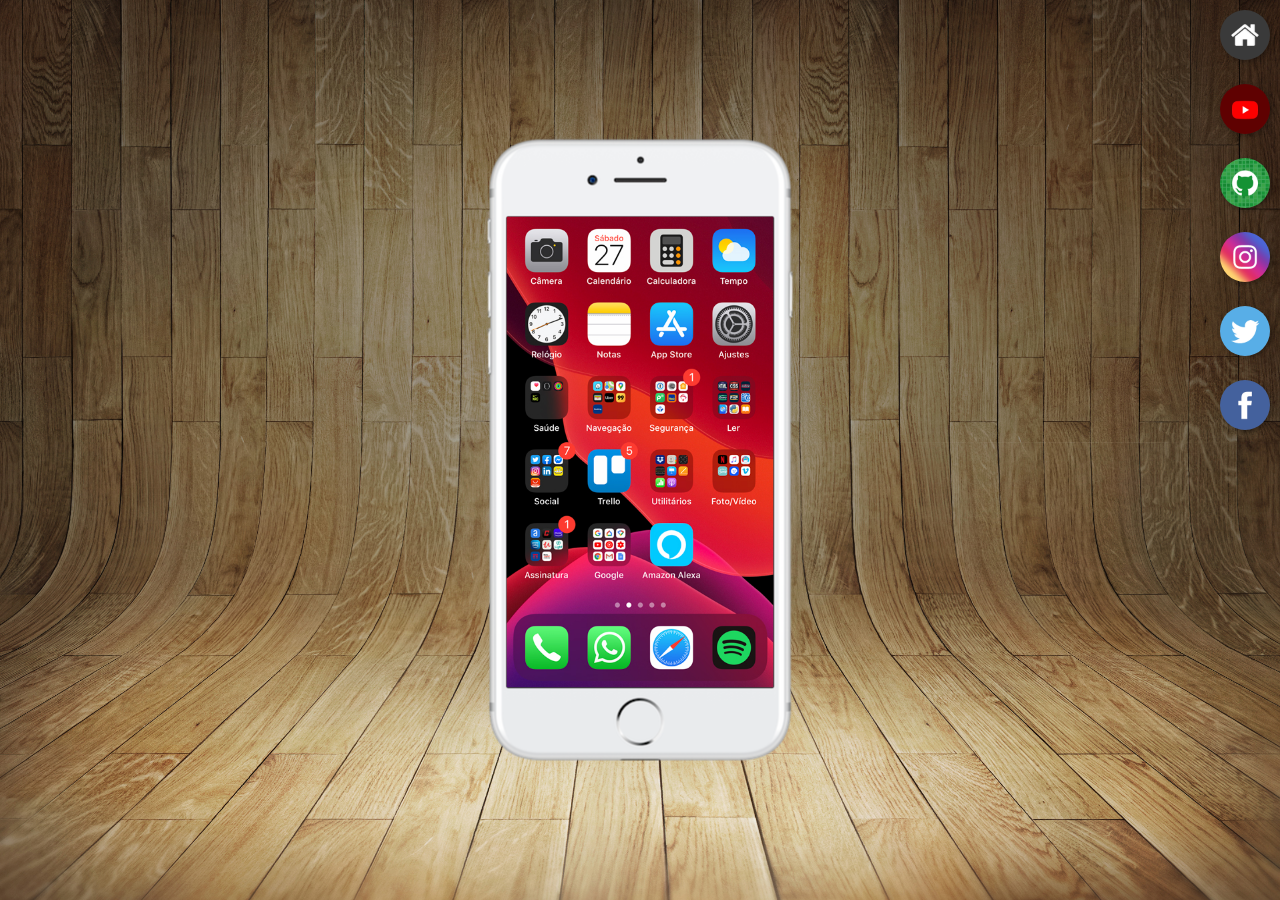
<file: index.html>
<!DOCTYPE html>
<html lang="pt-br">
<head>
    <meta charset="UTF-8">
    <meta name="viewport" content="width=device-width, initial-scale=1.0">
    <link rel="shortcut icon" href="favicon.ico" type="image/x-icon">
    <link rel="stylesheet" href="estilos/style.css">
    <title>Projeto Redes Sociais</title>
</head>
<body>
    <main>
        <section id="telefone">
            <iframe src="home.html" name="tela" id="tela" frameborder="0">
                Seu navegador não é compatível com isso.
            </iframe>
        </section>
        <section id="redes-sociais">
            <a href="home.html" target="tela"><img src="imagens/logo-home.jpg" alt="home"></a><br>
            <a href="youtube.html" target="tela"><img src="imagens/logo-youtube.jpg" alt="YouTube"></a><br>
            <a href="github.html" target="tela"><img src="imagens/logo-github.jpg" alt="GitHunb"></a><br>
            <a href="instagram.html" target="tela"><img src="imagens/logo-instagram.jpg" alt="Instagram"></a><br>
            <a href="twitter.html" target="tela"><img src="imagens/logo-twitter.jpg" alt="Twitter"></a><br>
            <a href="facebook.html" target="tela"><img src="imagens/logo-facebook.jpg" alt="Facebook"></a>
        </section>
    </main>
</body>
</html>
</file>
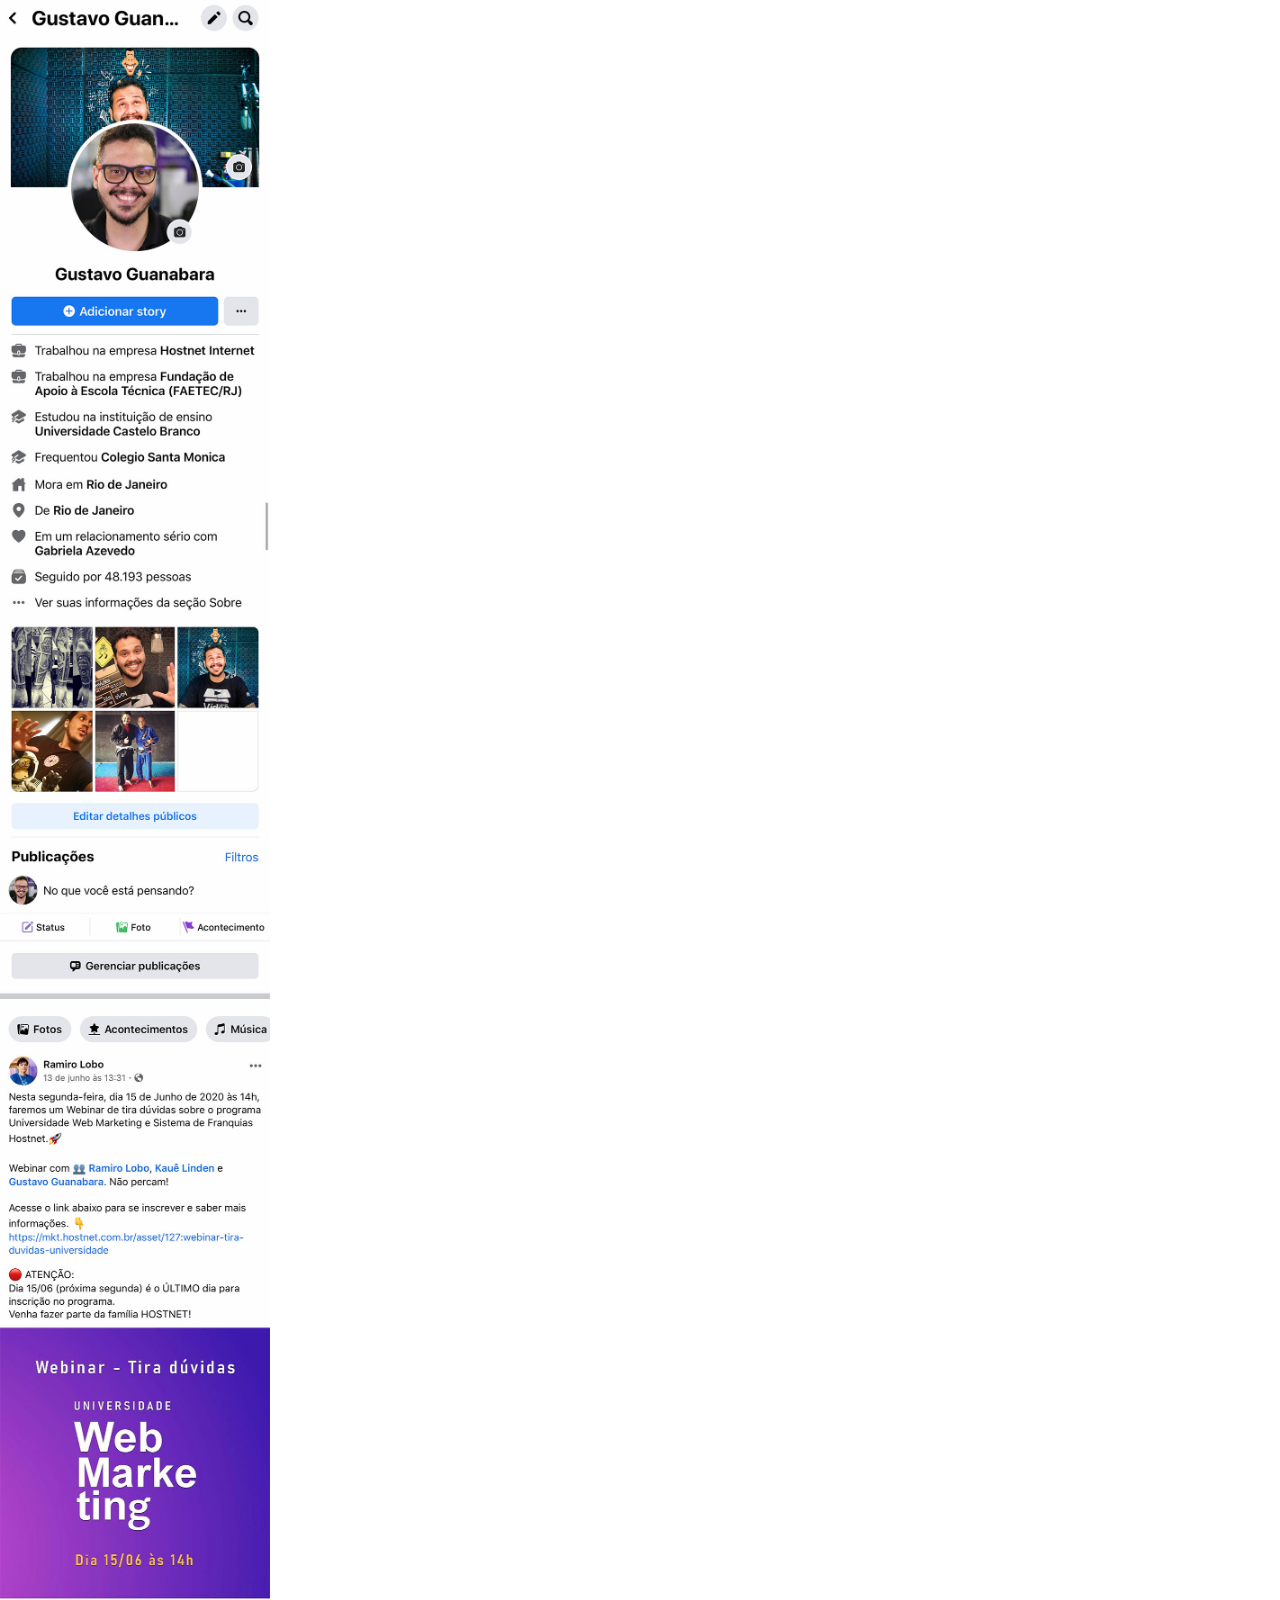
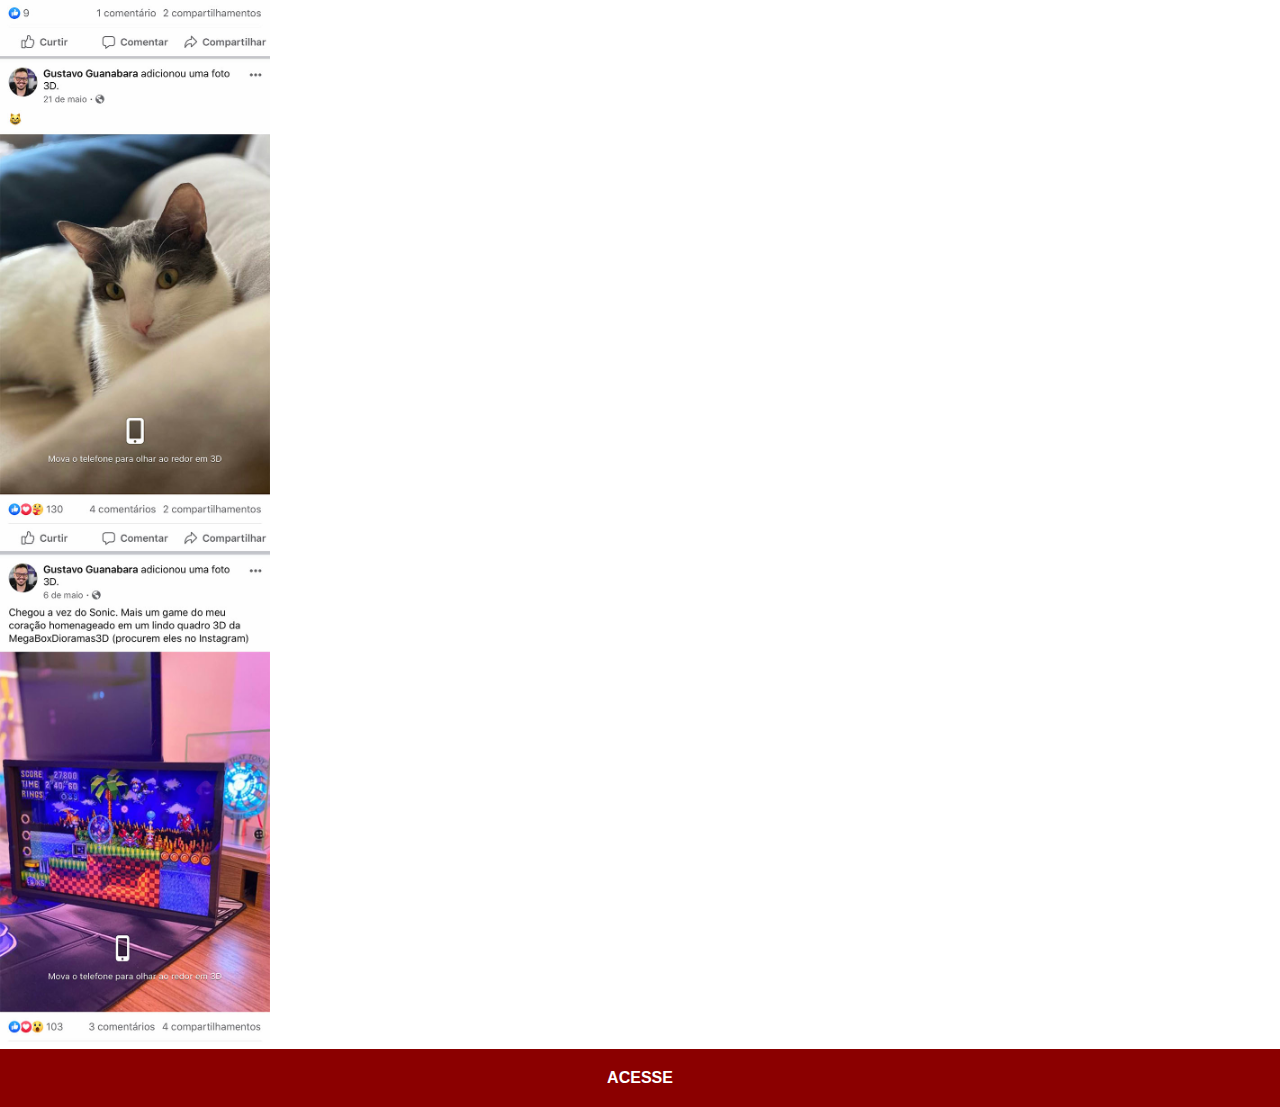
<file: facebook.html>
<!DOCTYPE html>
<html lang="pt-br">
<head>
    <meta charset="UTF-8">
    <meta name="viewport" content="width=device-width, initial-scale=1.0">
    <title>Facebook</title>
    <link rel="stylesheet" href="estilo/social.css">
</head>
<body>
    <img src="imagens/tela-facebook.jpg" alt="facebook">
    <a href="https://www.facebook.com/?locale=pt_BR" target="_blank">ACESSE</a>
</body>
</html>
</file>
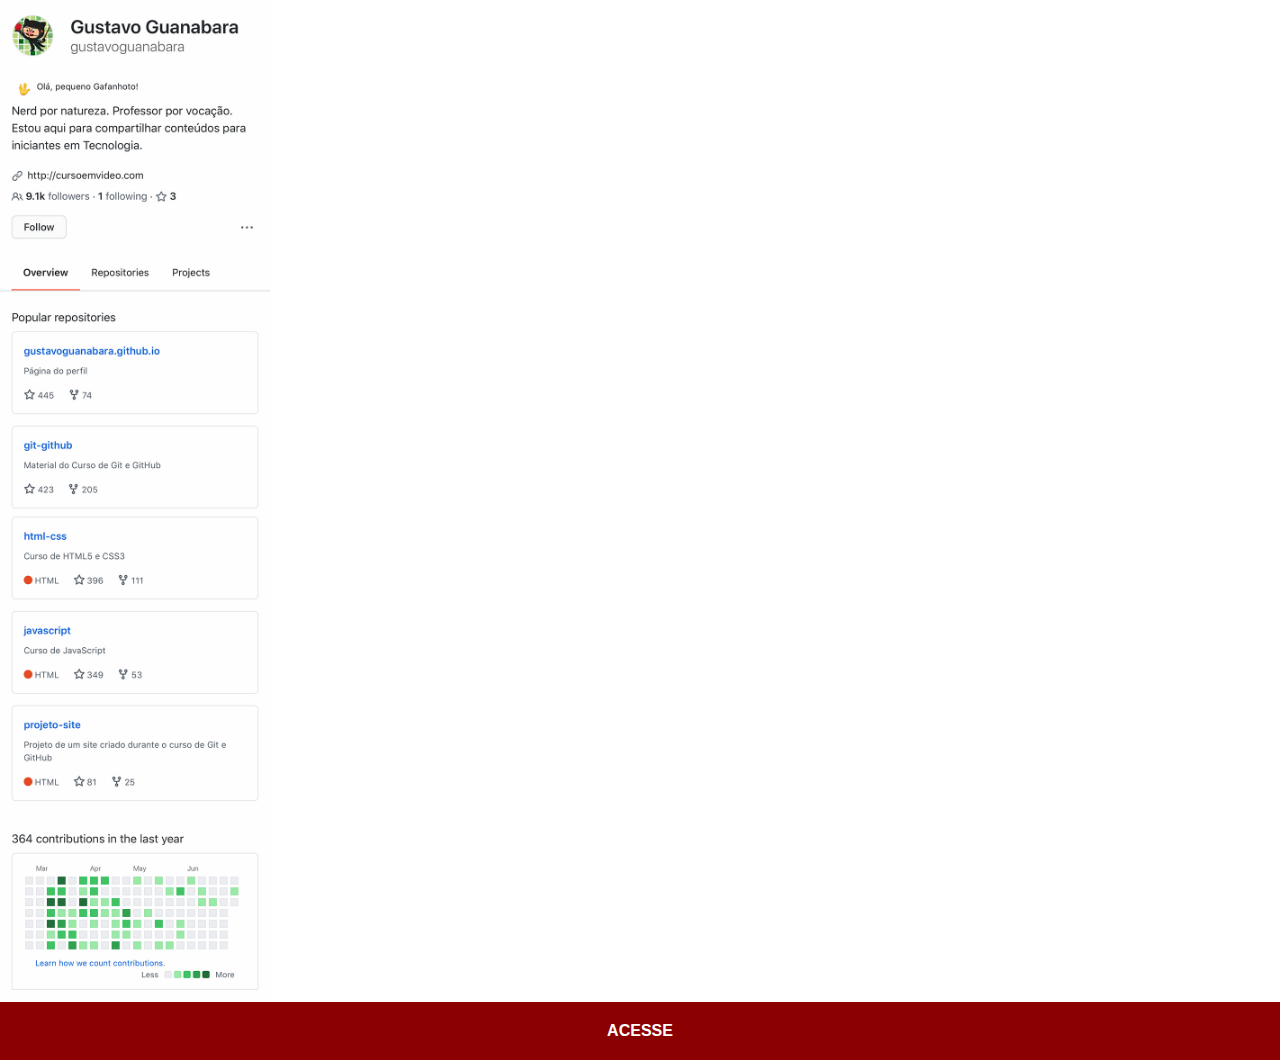
<file: github.html>
<!DOCTYPE html>
<html lang="pt-br">
<head>
    <meta charset="UTF-8">
    <meta name="viewport" content="width=device-width, initial-scale=1.0">
    <title>Github</title>
    <link rel="stylesheet" href="estilo/social.css">
</head>
<body>
    <img src="imagens/tela-github.jpg" alt="GitHub">
    <a href="https://github.com/brun08" target="_blank">ACESSE</a>
</body>
</html>
</file>
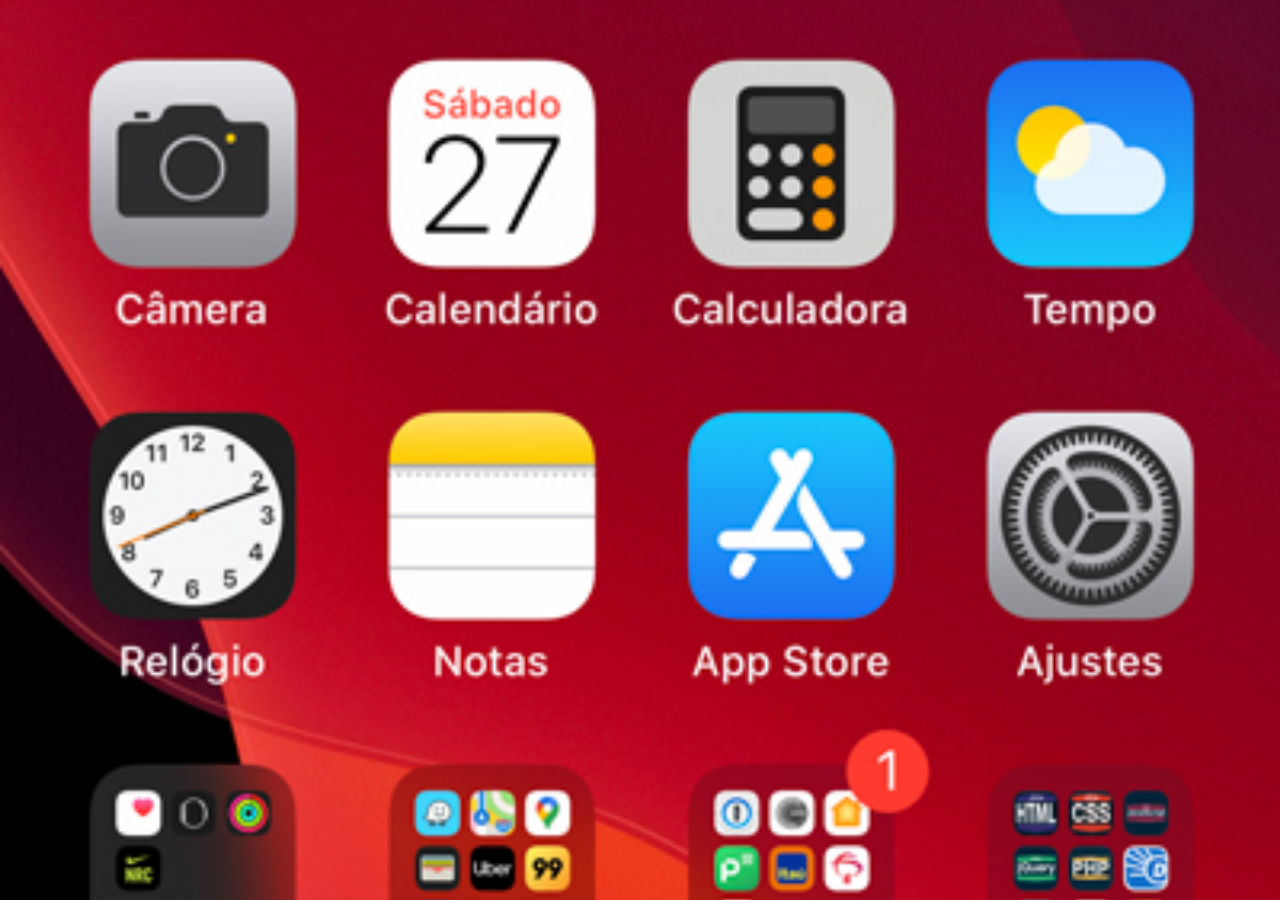
<file: home.html>
<!DOCTYPE html>
<html lang="pt-br">
<head>
    <meta charset="UTF-8">
    <meta name="viewport" content="width=device-width, initial-scale=1.0">
    <title>home</title>
</head>
<style>
    *{
        margin: 0px;
        padding: 0px;
    }
    body {
        width: 100vh;
        height: 100vh;
        background: url('imagens/tela-home.jpg') no-repeat top center;
        background-size: cover;
        overflow: hidden;
    }
</style>
<body>
    
</body>
</html>
</file>
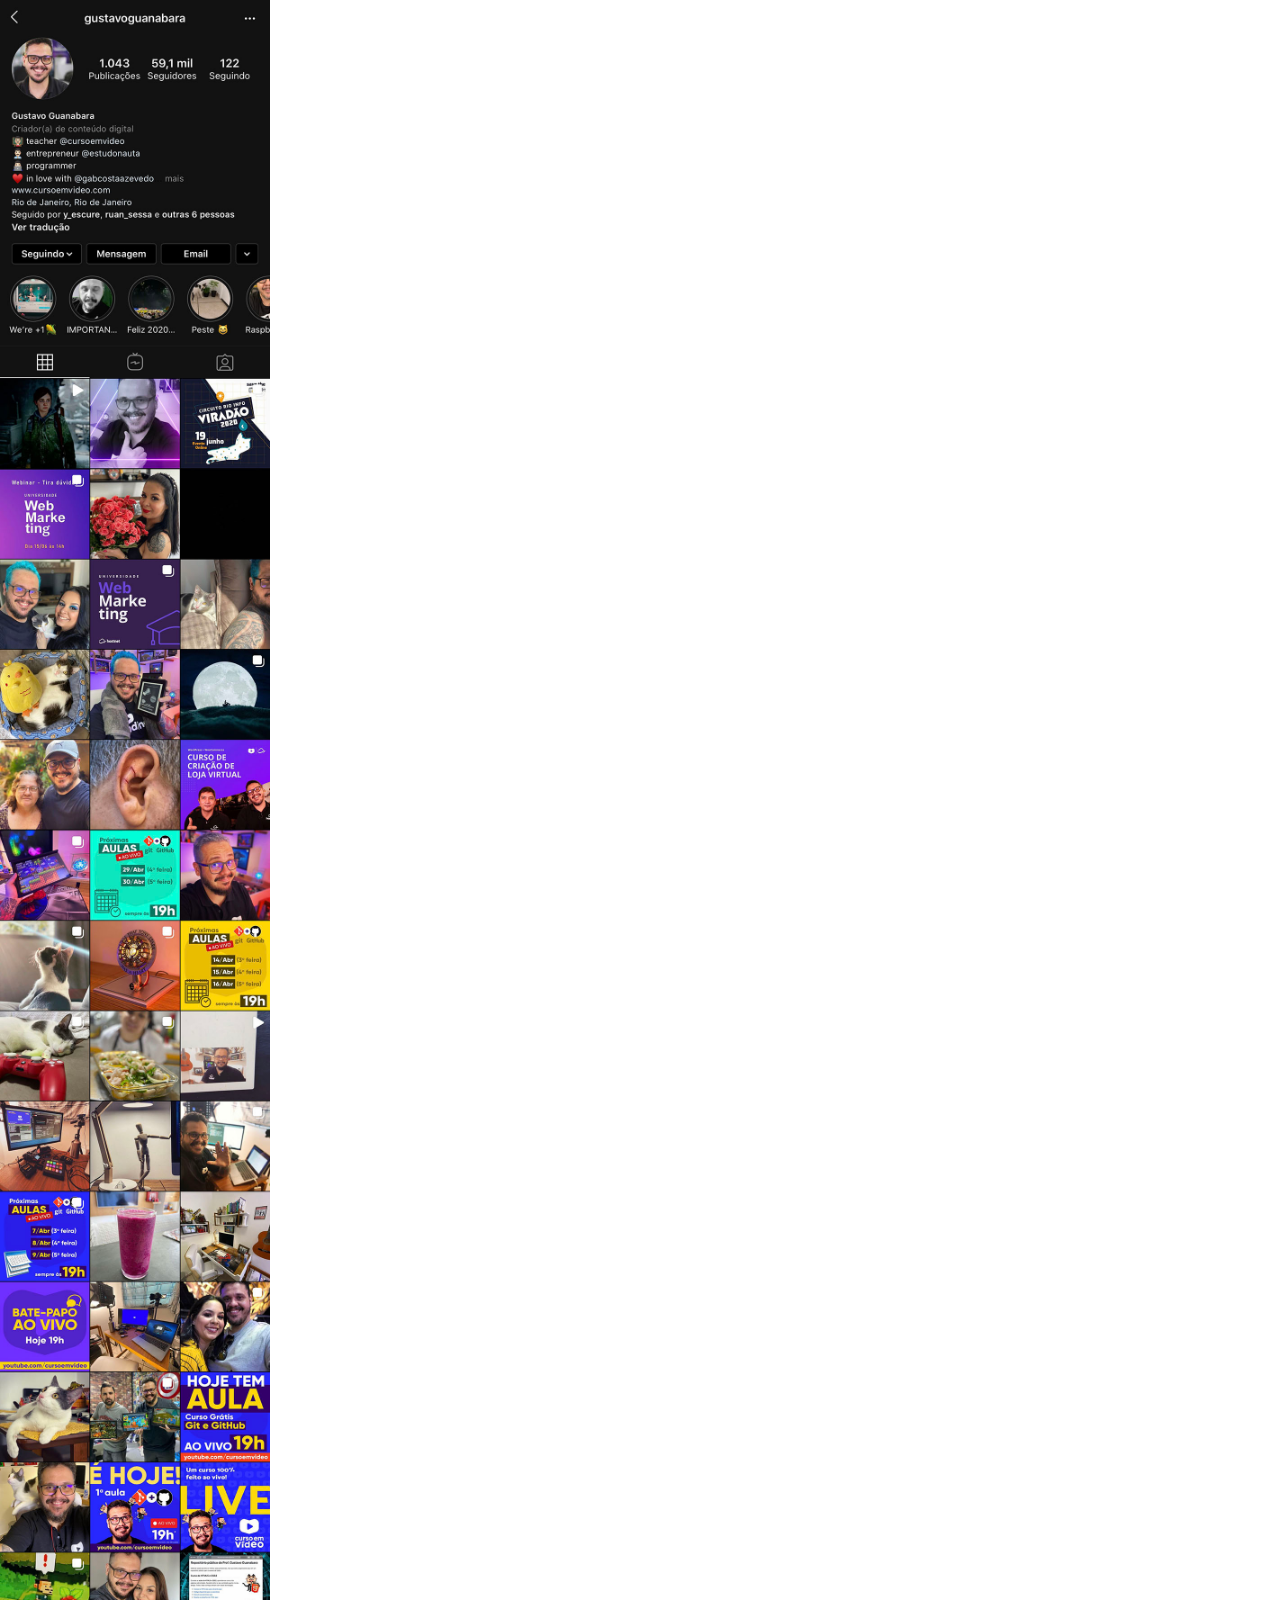
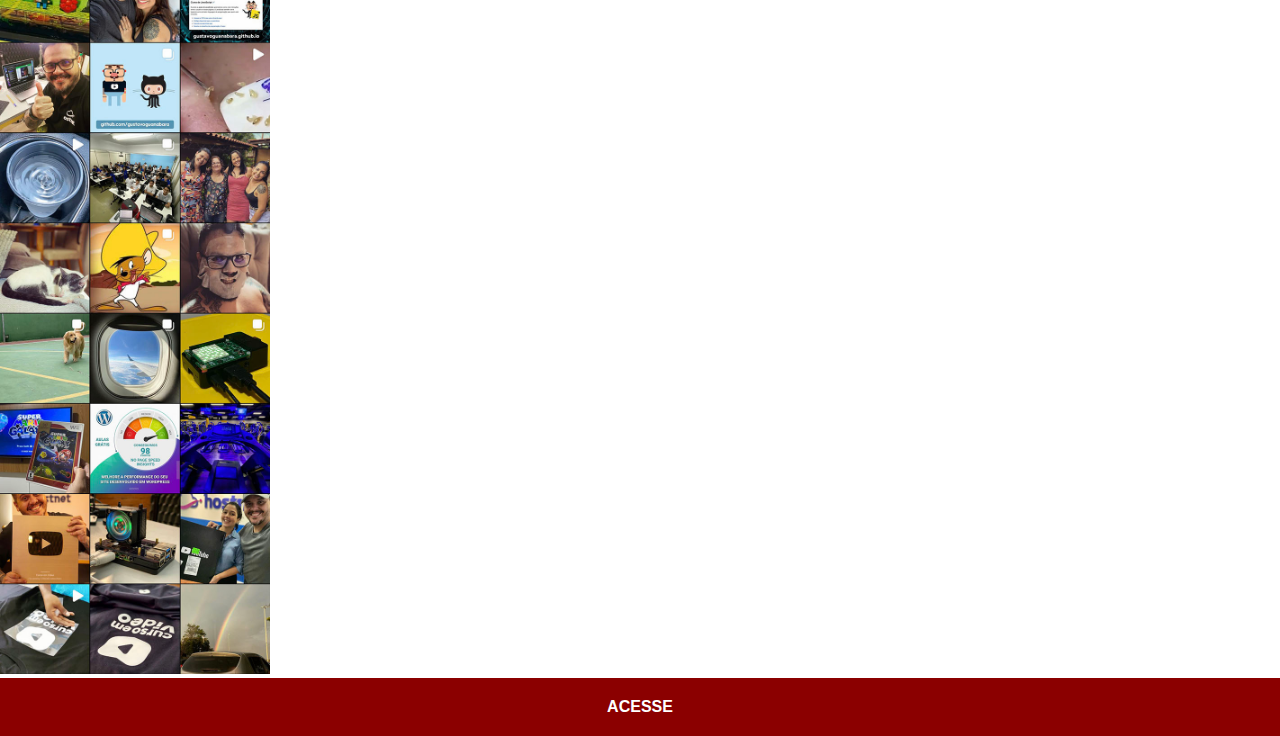
<file: instagram.html>
<!DOCTYPE html>
<html lang="pt-br">
<head>
    <meta charset="UTF-8">
    <meta name="viewport" content="width=device-width, initial-scale=1.0">
    <title>Document</title>
    <link rel="stylesheet" href="estilo/social.css">
</head>
<body>
    <img src="imagens/tela-instagram.jpg" alt="instagram">
    <a href="https://www.instagram.com" target="_blank">ACESSE</a>
</body>
</html>
</file>
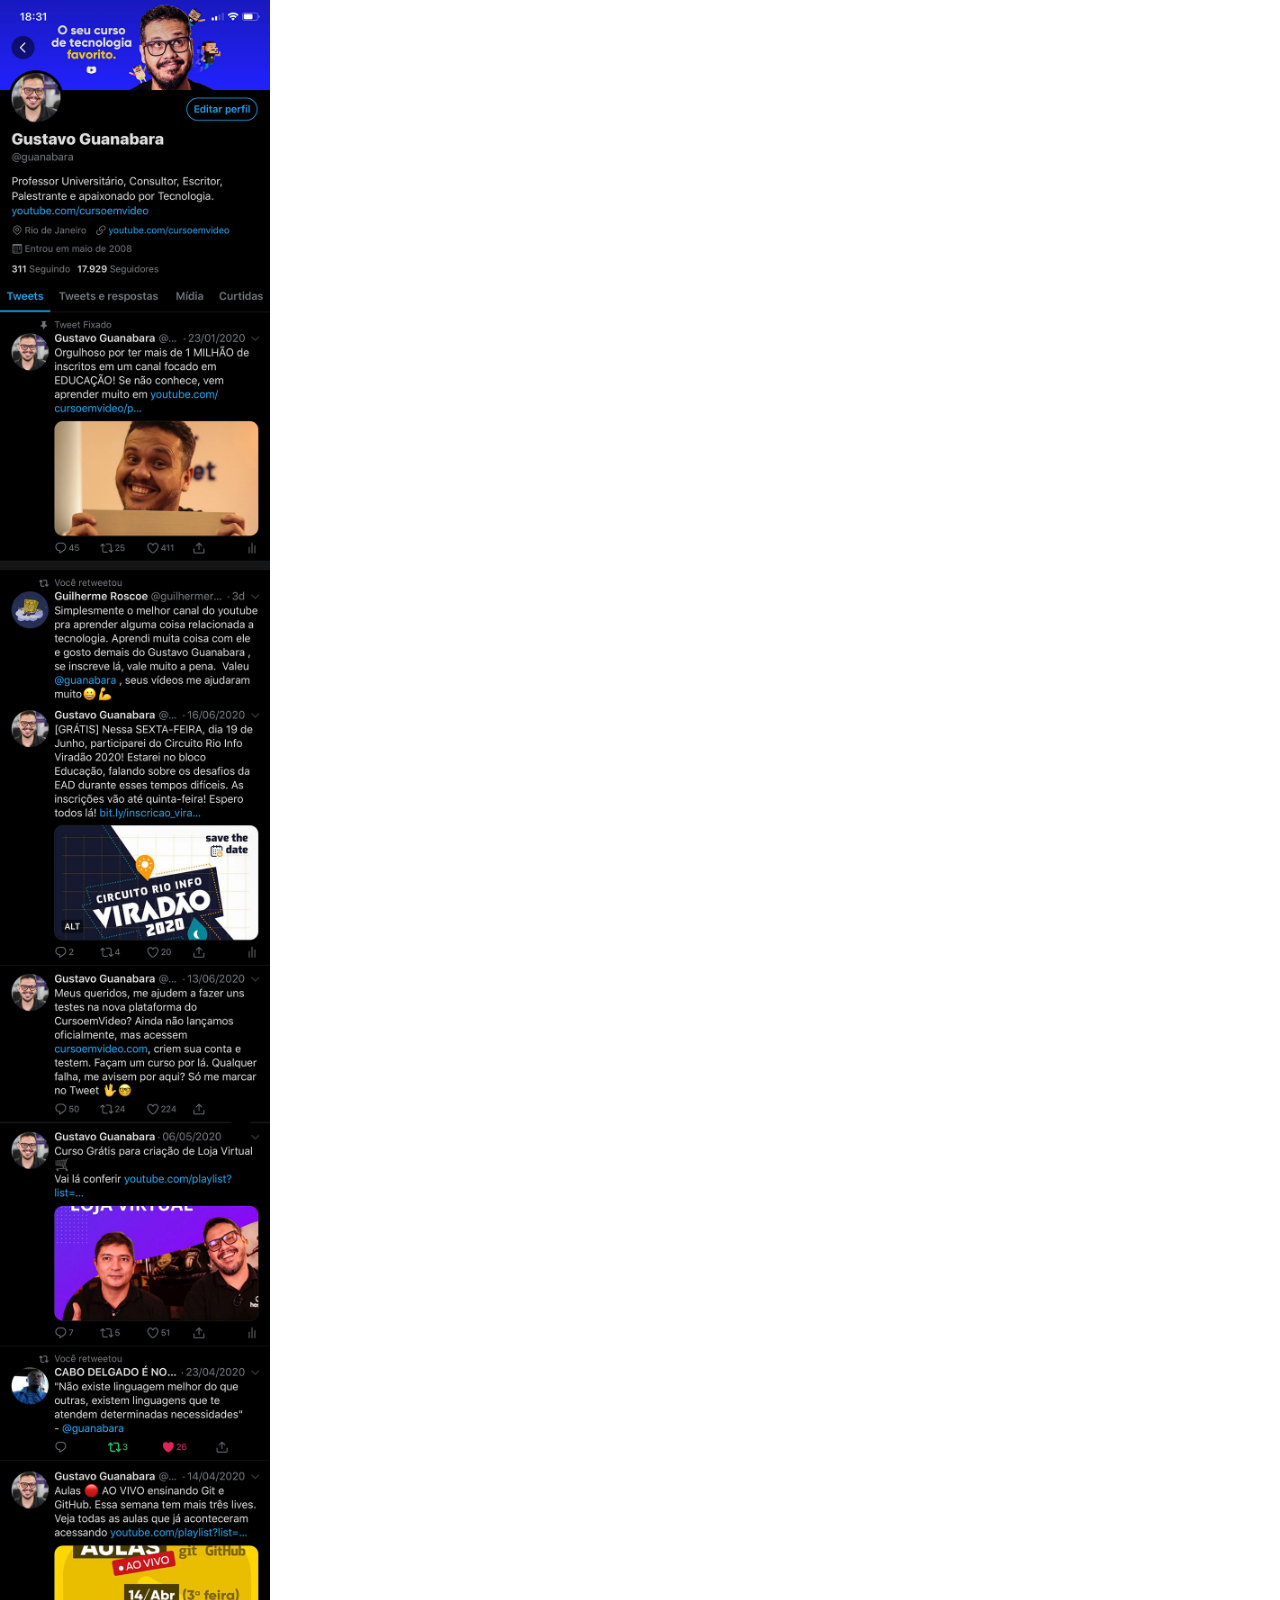
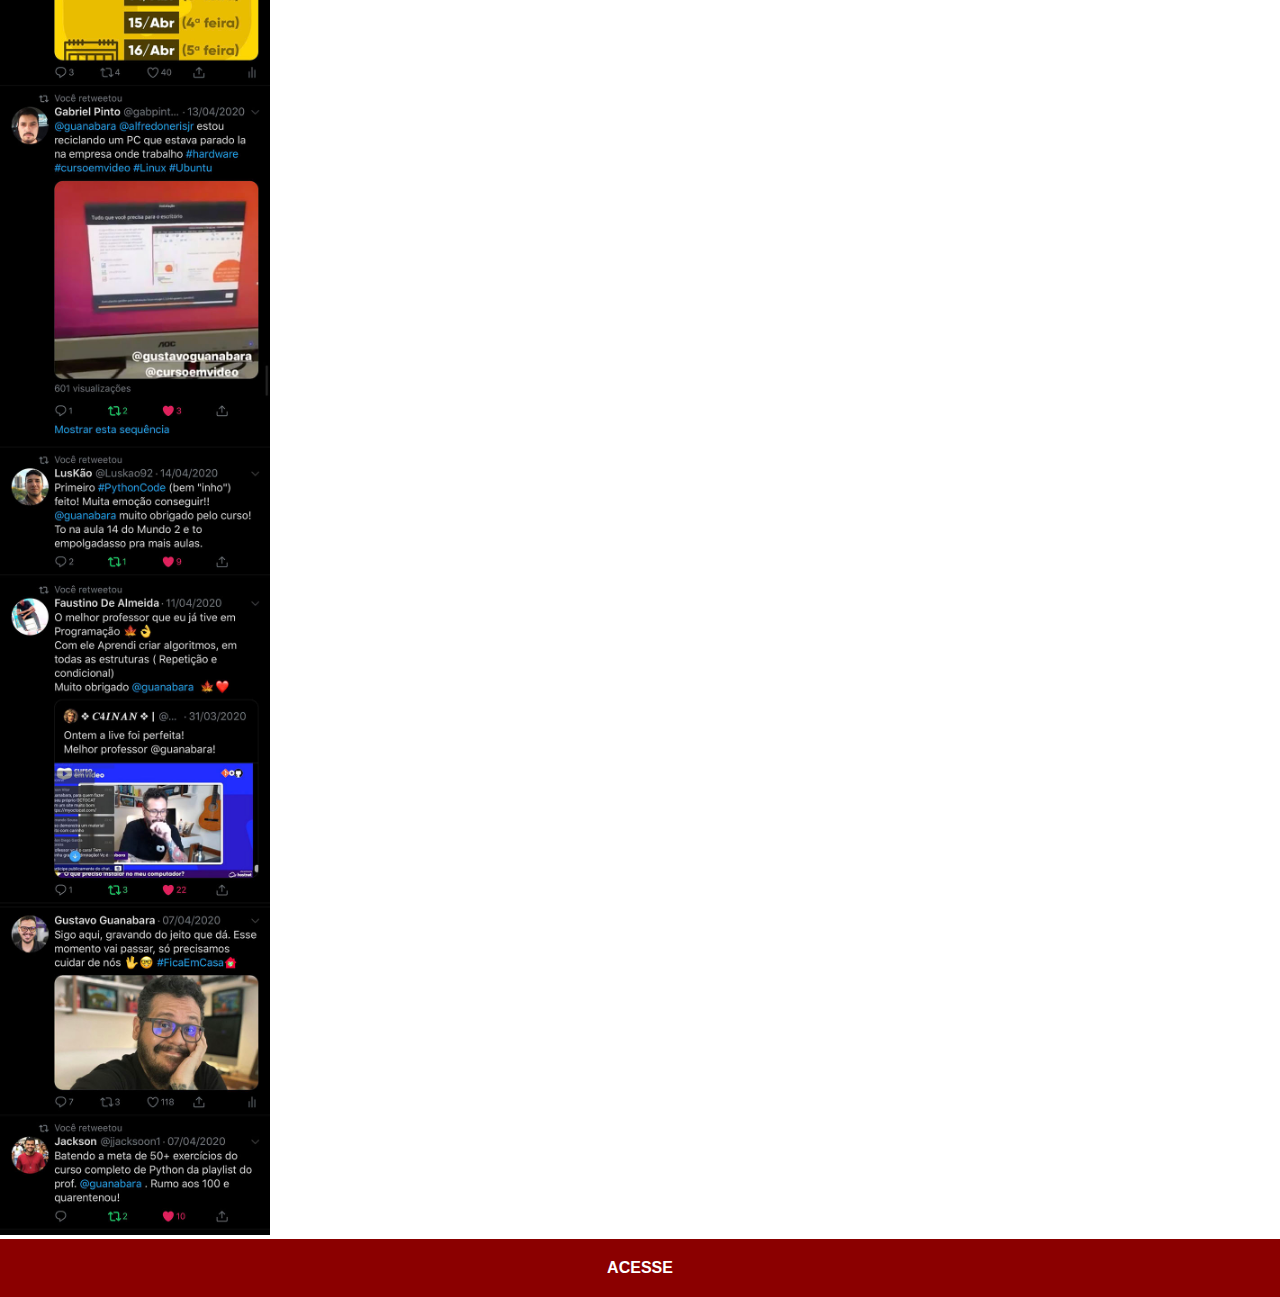
<file: twitter.html>
<!DOCTYPE html>
<html lang="pt-br">
<head>
    <meta charset="UTF-8">
    <meta name="viewport" content="width=device-width, initial-scale=1.0">
    <title>Twitter</title>
    <link rel="stylesheet" href="estilo/social.css">
</head>
<body>
    <img src="imagens/tela-twitter.jpg" alt="Twitter">
    <a href="https://x.com/?lang=pt-br" target="_blank">ACESSE</a>
</body>
</html>
</file>
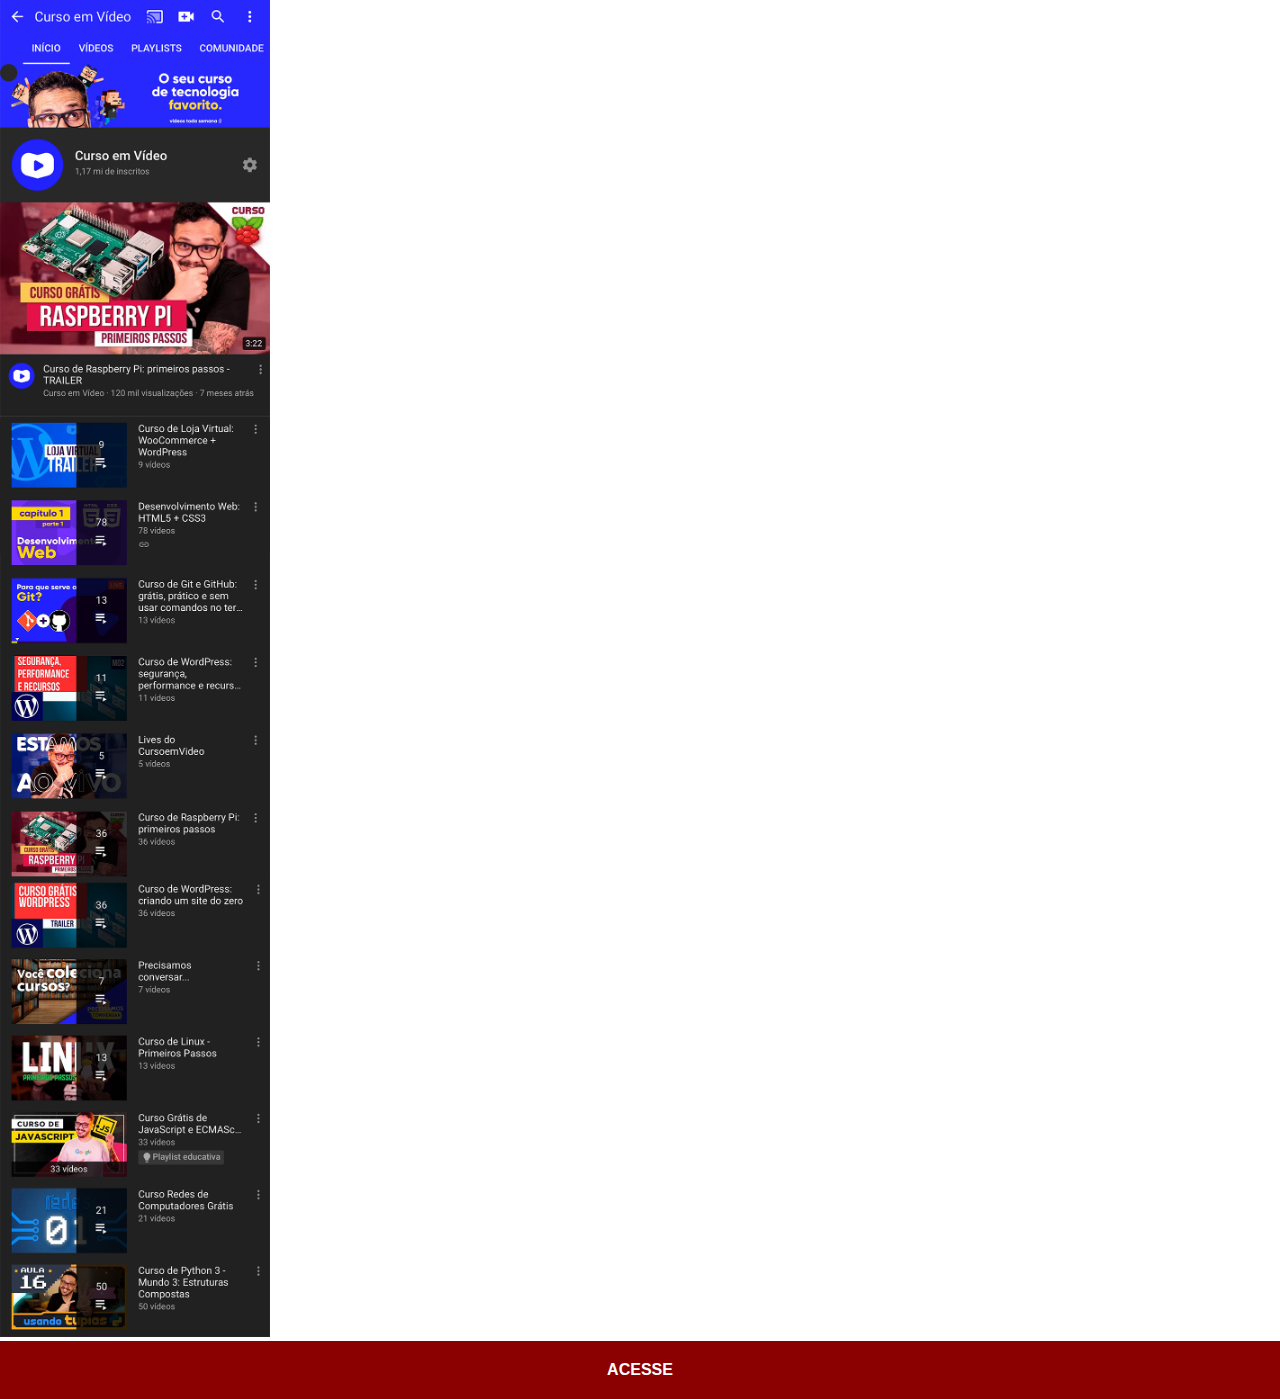
<file: youtube.html>
<!DOCTYPE html>
<html lang="pt-br">
<head>
    <meta charset="UTF-8">
    <meta name="viewport" content="width=device-width, initial-scale=1.0">
    <title>youtube</title>
    <link rel="stylesheet" href="estilo/social.css">
</head>
<body>
    <img src="imagens/tela-youtube.png" alt="">
    <a href="https://www.youtube.com/@btuno8" target="_blank">ACESSE</a>
</body>
</html>
</file>
<file: estilos/style.css>
*{
    margin: 0px;
    padding: 0px;
    font-family: Arial, Helvetica, sans-serif;
}

html, body {
    height: auto;
    width: auto;
}

body {
    background: url(../imagens/fundo-madeira.jpg) no-repeat top center;
    background-size: cover;
    background-attachment: fixed;
}

main {
    position: relative;
    height: 100vh;
}

section#telefone {
    position: absolute;
    top: 50%;
    left: 50%;
    transform: translate(-50%, -50%);


    height: 627px;
    width: 311px;
    background: url('../imagens/frame-iphone.png') no-repeat;
    
}

iframe#tela {
    position: relative;
    top: 80px;
    left: 22px;
    width: 267px;
    height: 471px;
}

section#redes-sociais {
    text-align: right;
}

section#redes-sociais img {
    width: 50px;
    margin: 10px;
    border-radius: 50%;
    box-shadow: 2px 2px 5px rgba(0, 0, 0, 0.315);
    box-sizing: border-box;
}

section#redes-sociais img:hover {
    border: 2px solid rgba(255, 255, 255, 0.603);
    transform: translate(-3px, -3px);
    box-shadow: 5px 5px 10px rgba(0, 0, 0, 0.623);
    transition: transform.5s, border 1s;
    
}
</file>
<file: estilo/social.css>
* {
    margin: 0px;
    padding: 0px;
    font-family: Arial, Helvetica, sans-serif;
}

::-webkit-scrollbar {
    width: 0px;
    height: 0px;
}

img {
    width: 270px;
}

a {
    display: block;
    background-color: darkred;
    color: white;
    padding: 20px;
    text-align: center;
    font-weight: bolder;
    text-decoration: none;

}

a:hover {
    background-color: red;
}
</file>
